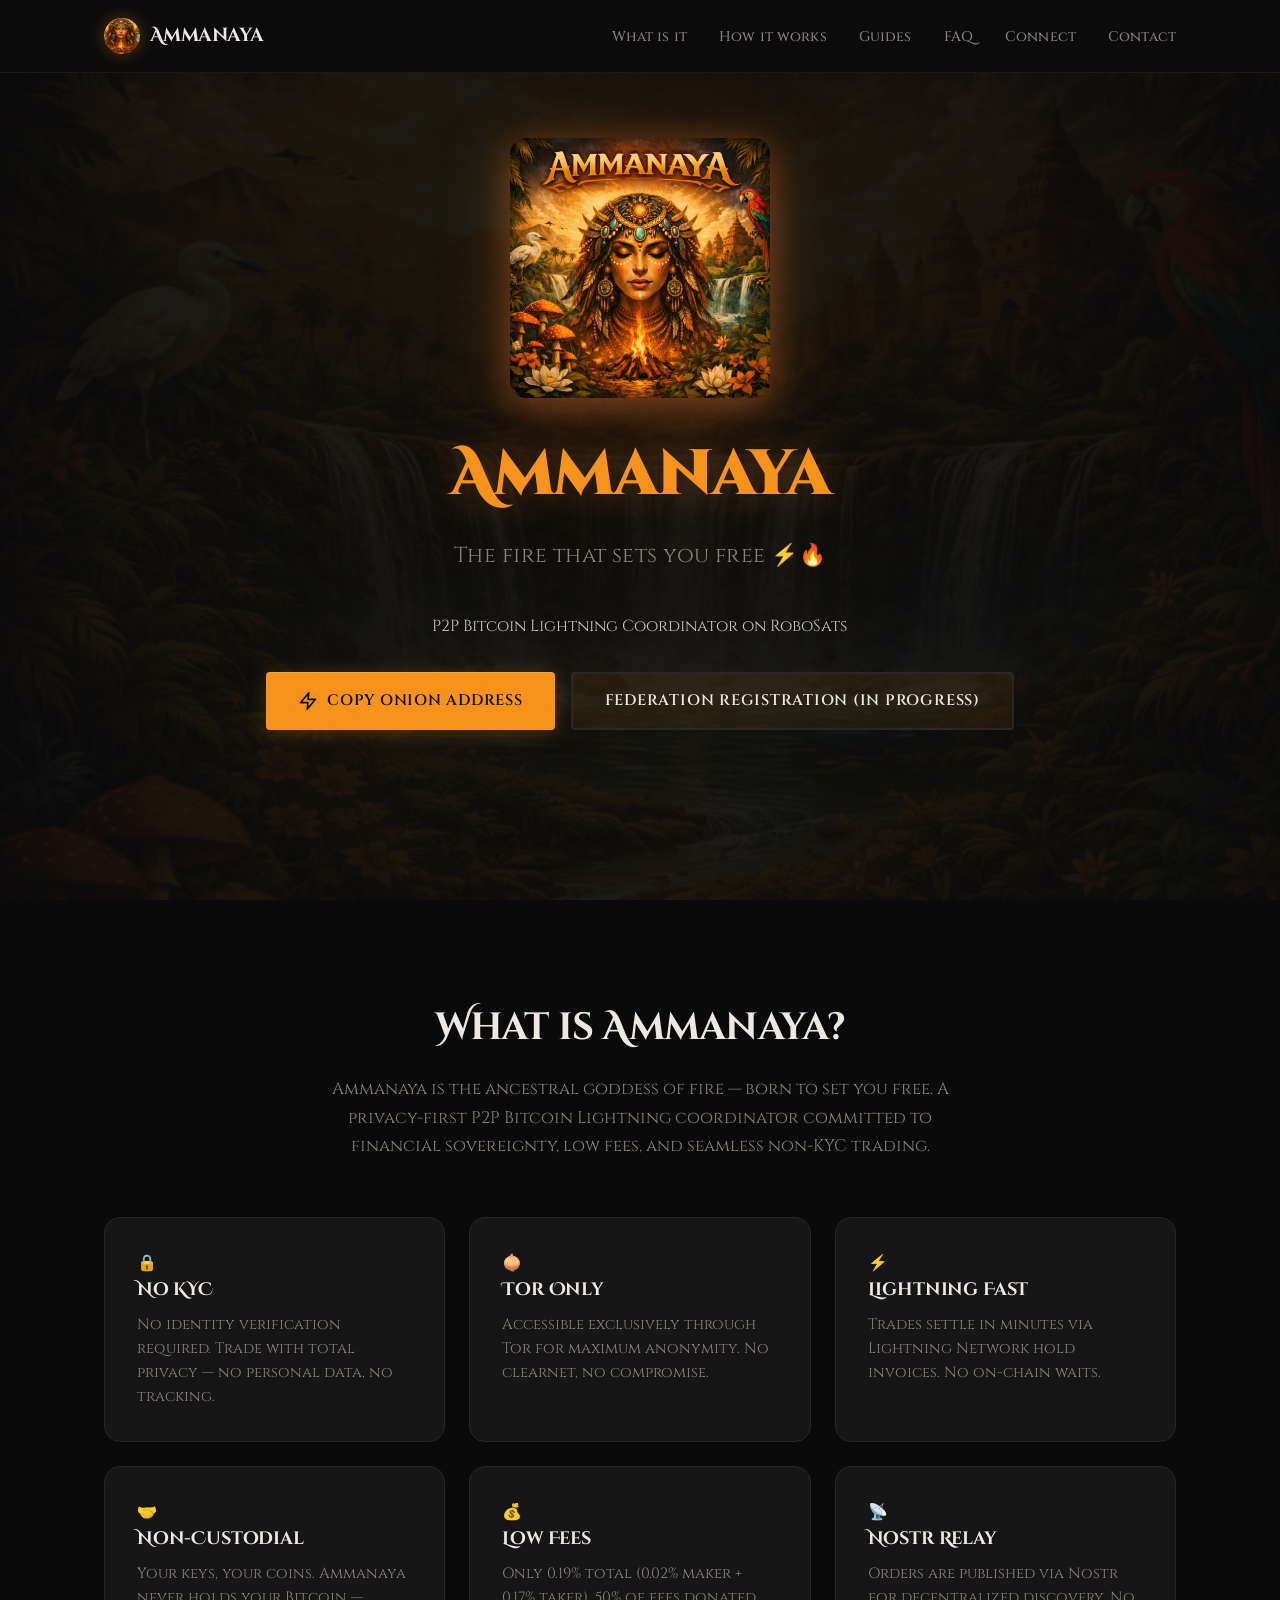
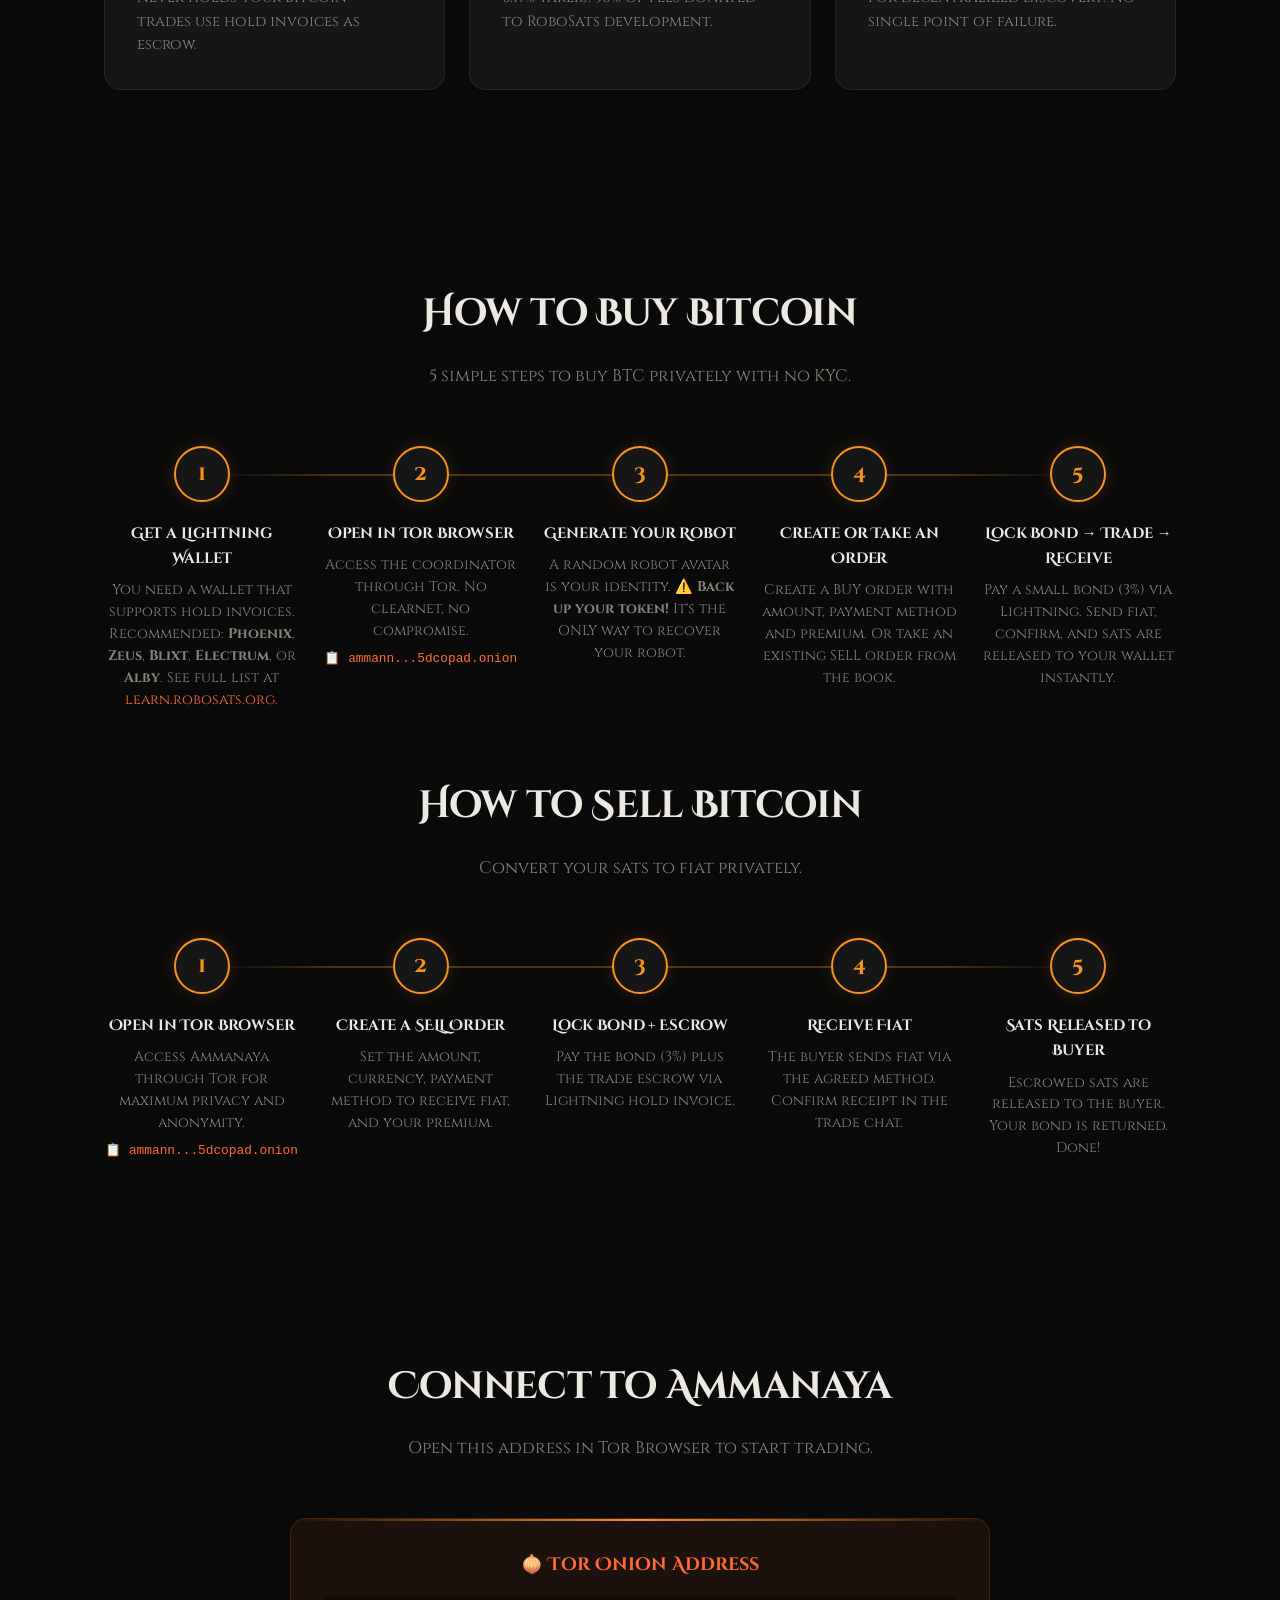
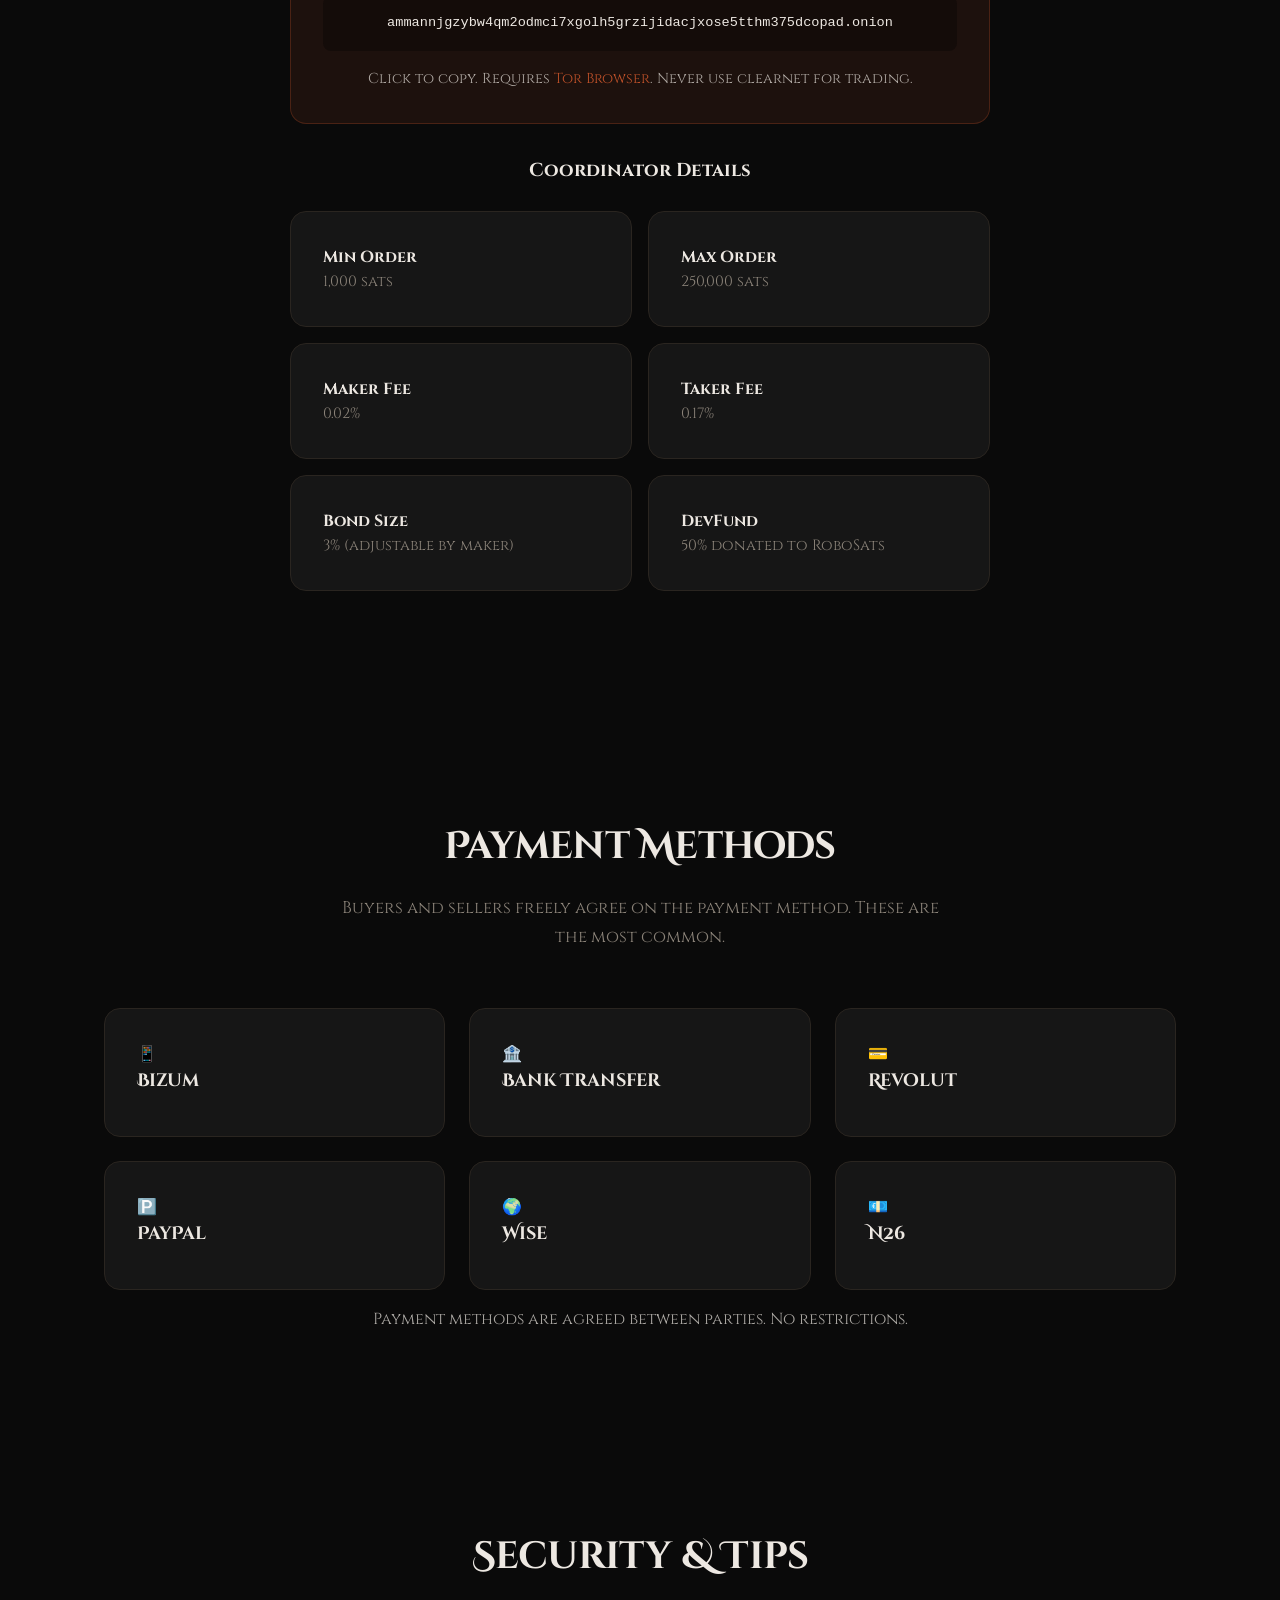
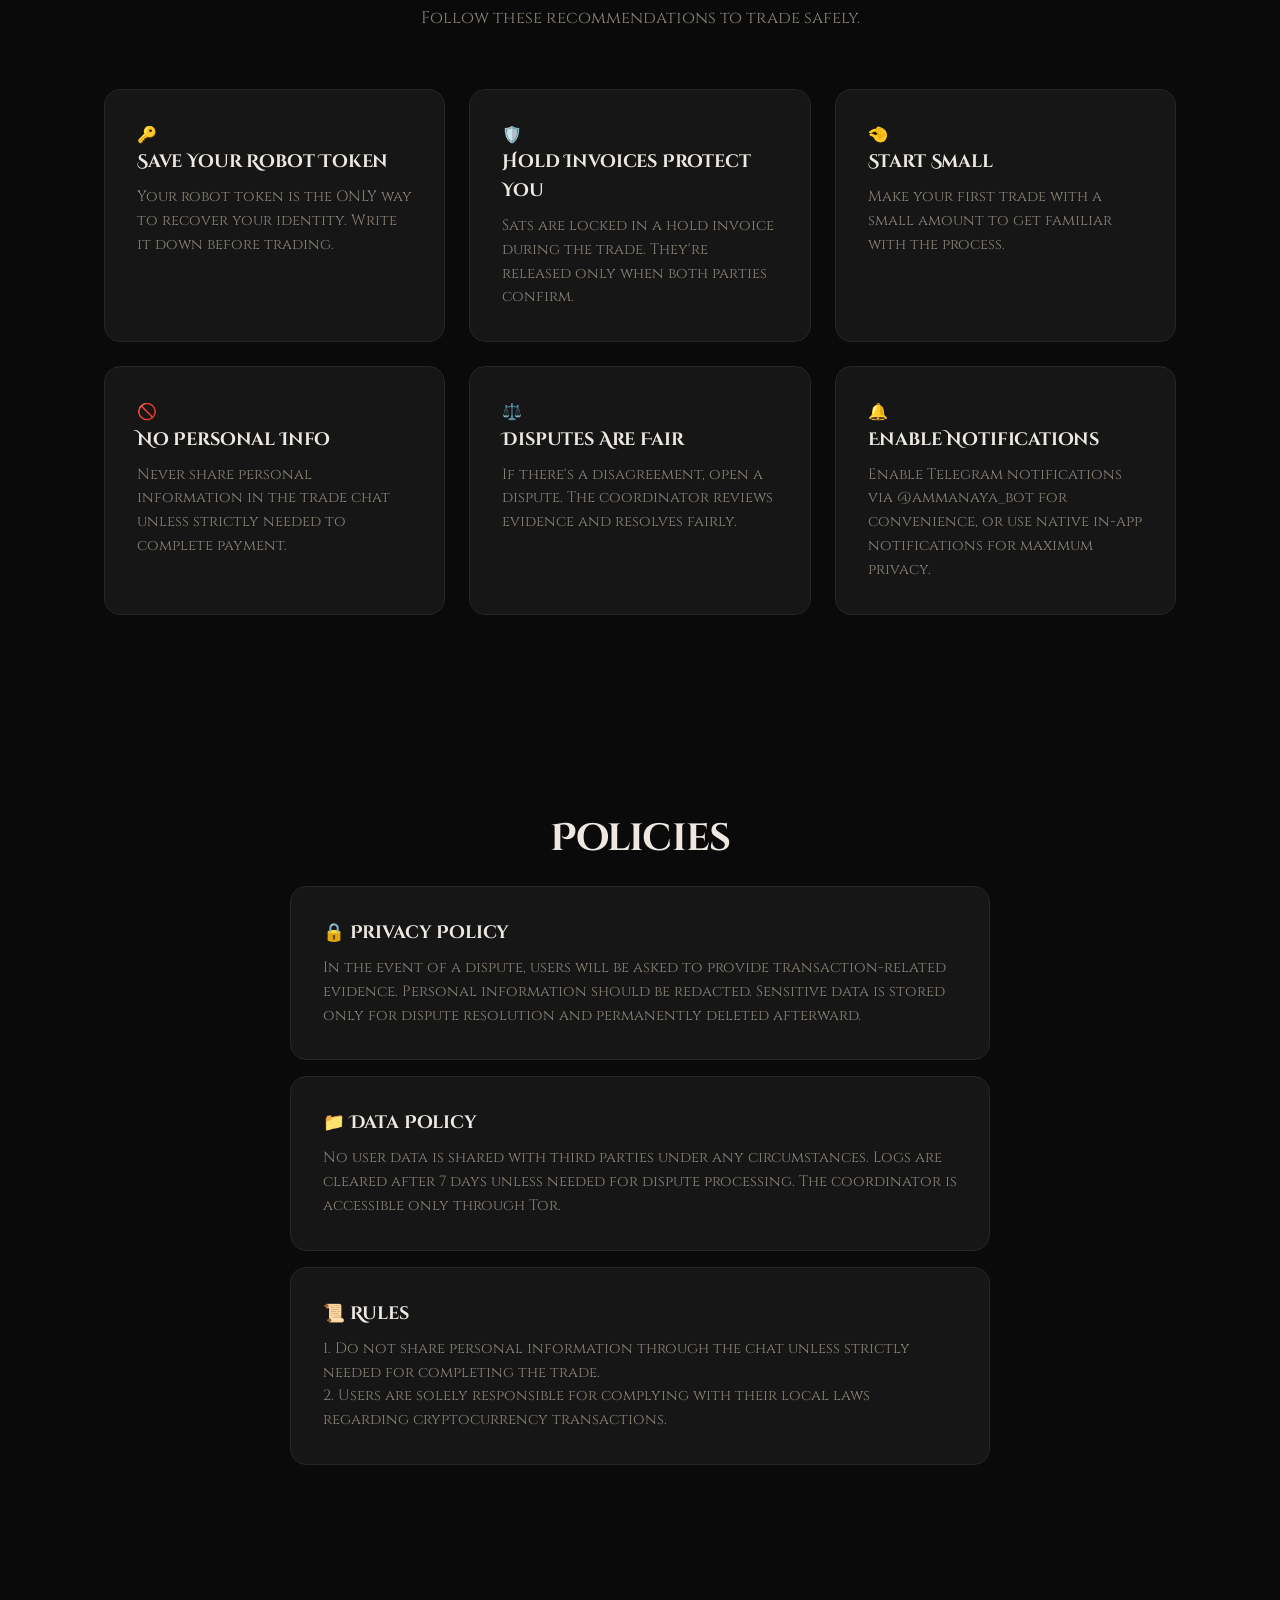
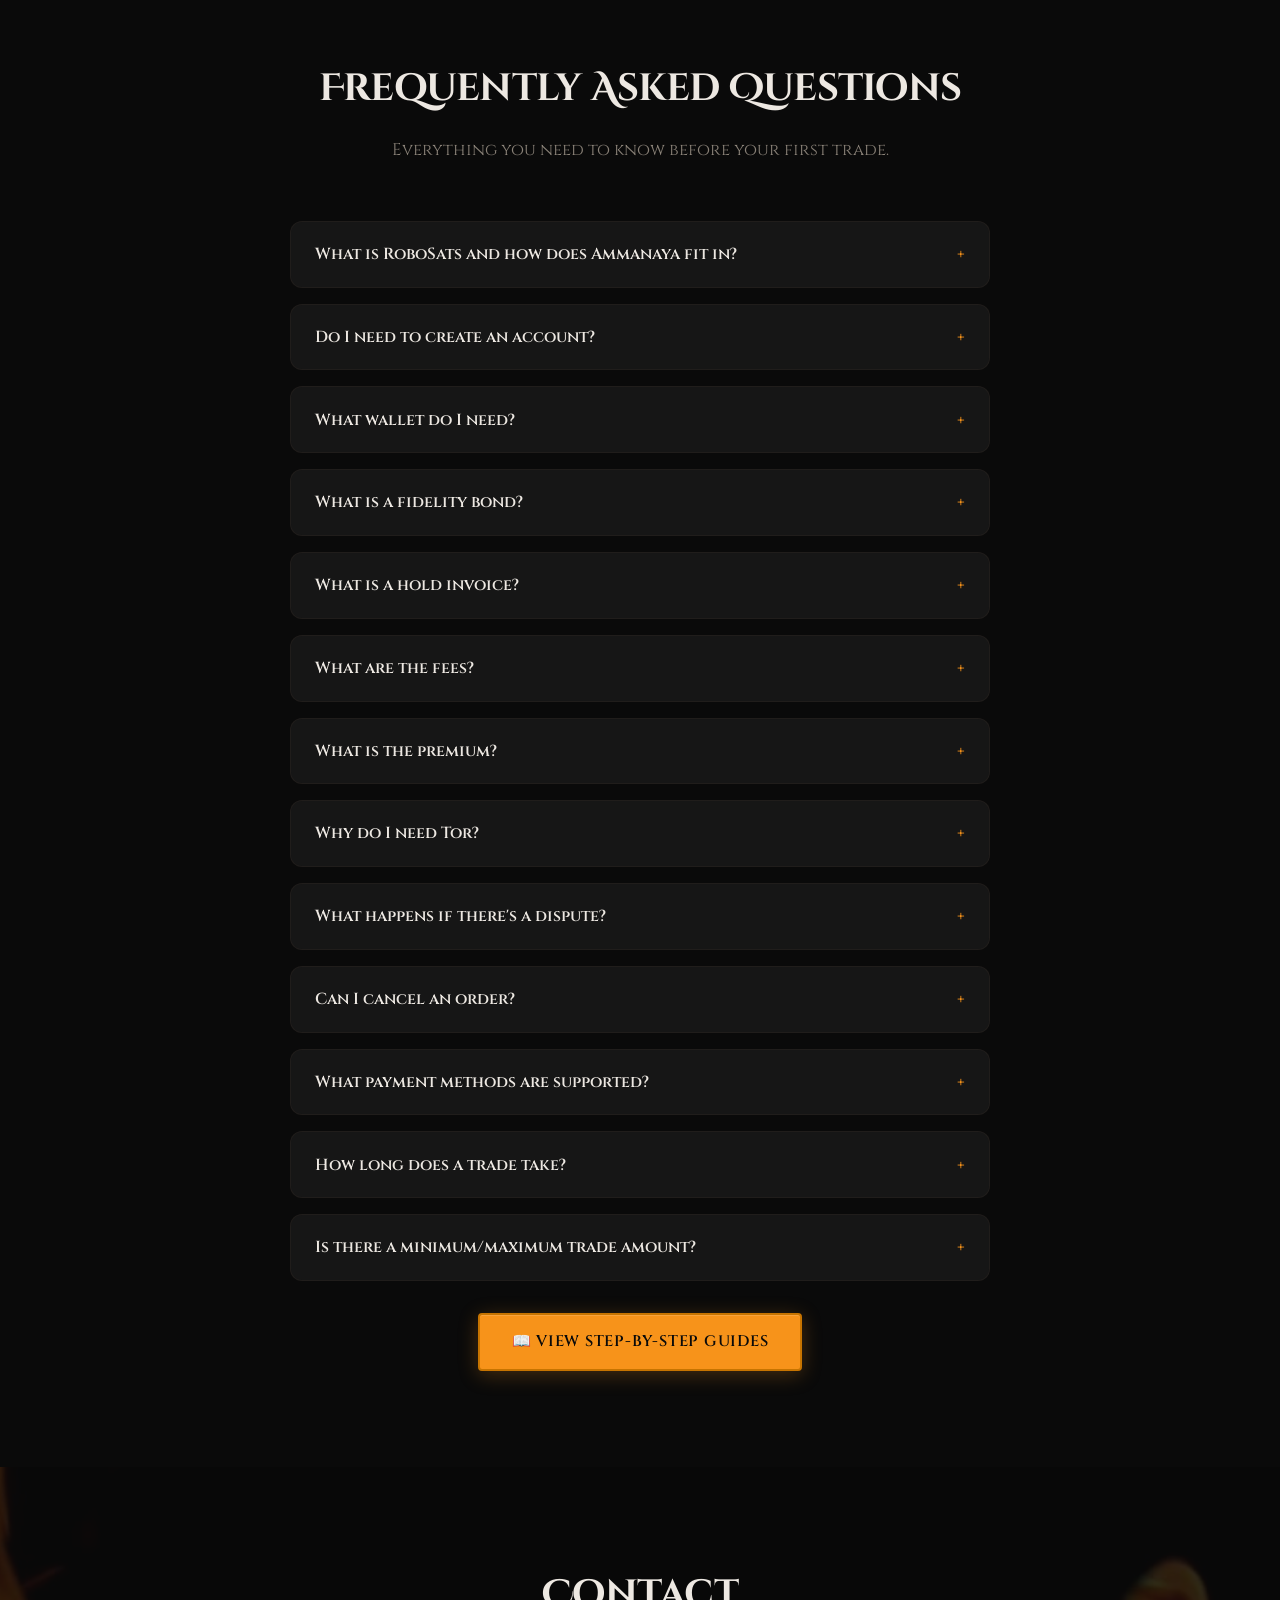
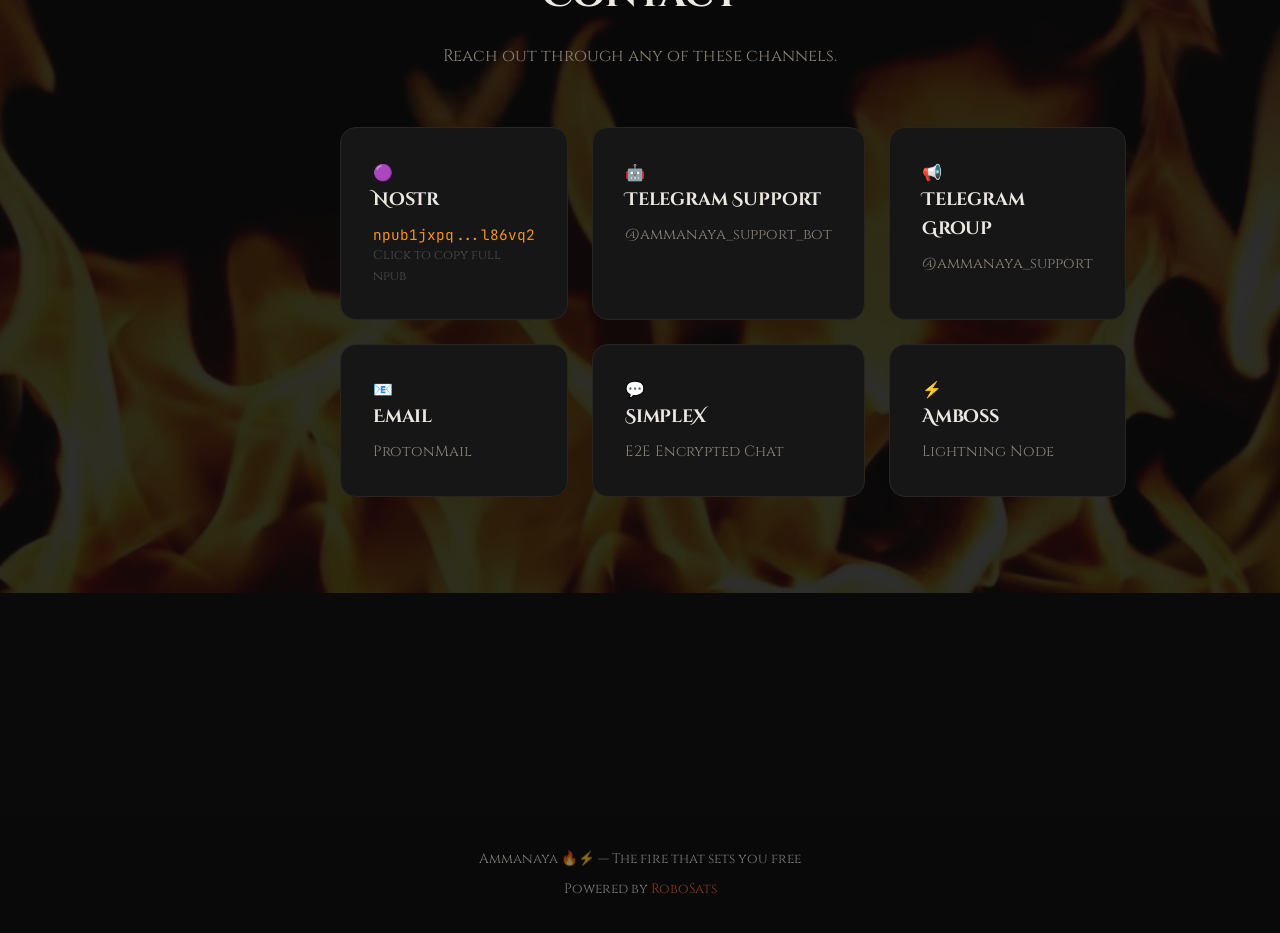
<file: index.html>
<!DOCTYPE html>
<html lang="en">
<head>
  <meta charset="UTF-8">
  <meta name="viewport" content="width=device-width, initial-scale=1.0">
  <title>Ammanaya - P2P Bitcoin Lightning Coordinator</title>
  <meta name="description" content="Ammanaya is a privacy-first P2P Bitcoin Lightning coordinator on RoboSats. No KYC, no logs, no compromise. The fire that sets you free.">
  <link rel="icon" href="ammanaya.png" type="image/png">
  <link rel="preconnect" href="https://fonts.googleapis.com">
  <link rel="preconnect" href="https://fonts.gstatic.com" crossorigin>
  <link href="https://fonts.googleapis.com/css2?family=Cinzel:wght@400;500;600;700;800;900&family=Cinzel+Decorative:wght@400;700;900&family=JetBrains+Mono:wght@400;500&display=swap" rel="stylesheet">
  <link rel="stylesheet" href="css/styles.css">
</head>
<body>

  <!-- Repeating background pattern -->
  <style>
    html {
      background: #0a0a0a;
      min-height: 100%;
    }
    body {
      background: transparent !important;
      min-height: 100vh;
      position: relative;
    }
    body::after {
      content: '';
      position: fixed;
      inset: 0;
      z-index: -2;
      background: url('images/bg-pattern.jpg') repeat top center;
      background-size: 100% auto;
      opacity: 0.07;
      pointer-events: none;
    }
  </style>

  <!-- NAV -->
  <nav class="nav">
    <div class="container nav-inner">
      <a href="#" class="nav-logo">
        <img src="ammanaya.png" alt="Ammanaya logo" style="width:36px;height:36px;border-radius:50%;">
        Ammanaya
      </a>
      <ul class="nav-links">
        <li><a href="#what-is">What is it</a></li>
        <li><a href="#how-it-works">How it works</a></li>
        <li><a href="guides.html">Guides</a></li>
        <li><a href="#faq">FAQ</a></li>
        <li><a href="#connect">Connect</a></li>
        <li><a href="#contact">Contact</a></li>
      </ul>
      <button class="nav-toggle" aria-label="Menu">
        <span></span><span></span><span></span>
      </button>
    </div>
  </nav>

  <!-- HERO -->
  <section class="hero" id="hero">
    <div class="container">
      <img src="images/ammanaya-hero.jpg" alt="Ammanaya" class="hero-logo" style="width:320px;height:320px;border-radius:16px;box-shadow:0 8px 32px rgba(255,107,53,0.3);">
      <h1><span class="highlight">Ammanaya</span></h1>
      <p class="tagline">The fire that sets you free ⚡🔥</p>
      <p style="max-width:600px;margin:0 auto 2rem;opacity:0.85;">P2P Bitcoin Lightning Coordinator on RoboSats</p>
      <div class="btn-group">
        <button onclick="navigator.clipboard.writeText('ammannjgzybw4qm2odmci7xgolh5grzijidacjxose5tthm375dcopad.onion').then(()=>{this.textContent='✅ Onion address copied!';setTimeout(()=>this.innerHTML='<svg width=\'20\' height=\'20\' viewBox=\'0 0 24 24\' fill=\'none\' stroke=\'currentColor\' stroke-width=\'2\' stroke-linecap=\'round\' stroke-linejoin=\'round\'><polygon points=\'13 2 3 14 12 14 11 22 21 10 12 10 13 2\'/></svg> Copy onion address',2000)})" class="btn btn-primary" style="border:none;cursor:pointer;">
          <svg width="20" height="20" viewBox="0 0 24 24" fill="none" stroke="currentColor" stroke-width="2" stroke-linecap="round" stroke-linejoin="round"><polygon points="13 2 3 14 12 14 11 22 21 10 12 10 13 2"/></svg>
          Copy onion address
        </button>
        <a href="https://github.com/RoboSats/robosats/issues/2453" target="_blank" rel="noopener" class="btn btn-secondary">
          Federation Registration (in progress)
        </a>
      </div>
    </div>
  </section>

  <!-- WHAT IS -->
  <section class="section" id="what-is">
    <div class="container">
      <h2 class="section-title">What is Ammanaya?</h2>
      <p class="section-subtitle">Ammanaya is the ancestral goddess of fire — born to set you free. A privacy-first P2P Bitcoin Lightning coordinator committed to financial sovereignty, low fees, and seamless non-KYC trading.</p>
      <div class="features-grid">
        <div class="feature-card">
          <div class="feature-icon">🔒</div>
          <h3>No KYC</h3>
          <p>No identity verification required. Trade with total privacy — no personal data, no tracking.</p>
        </div>
        <div class="feature-card">
          <div class="feature-icon">🧅</div>
          <h3>Tor Only</h3>
          <p>Accessible exclusively through Tor for maximum anonymity. No clearnet, no compromise.</p>
        </div>
        <div class="feature-card">
          <div class="feature-icon">⚡</div>
          <h3>Lightning Fast</h3>
          <p>Trades settle in minutes via Lightning Network hold invoices. No on-chain waits.</p>
        </div>
        <div class="feature-card">
          <div class="feature-icon">🤝</div>
          <h3>Non-Custodial</h3>
          <p>Your keys, your coins. Ammanaya never holds your Bitcoin — trades use hold invoices as escrow.</p>
        </div>
        <div class="feature-card">
          <div class="feature-icon">💰</div>
          <h3>Low Fees</h3>
          <p>Only 0.19% total (0.02% maker + 0.17% taker). 50% of fees donated to RoboSats development.</p>
        </div>
        <div class="feature-card">
          <div class="feature-icon">📡</div>
          <h3>Nostr Relay</h3>
          <p>Orders are published via Nostr for decentralized discovery. No single point of failure.</p>
        </div>
      </div>
    </div>
  </section>

  <!-- HOW IT WORKS -->
  <section class="section section-alt" id="how-it-works">
    <div class="container">
      <h2 class="section-title">How to Buy Bitcoin</h2>
      <p class="section-subtitle">5 simple steps to buy BTC privately with no KYC.</p>
      <div class="steps">
        <div class="step">
          <div class="step-number">1</div>
          <h3>Get a Lightning Wallet</h3>
          <p>You need a wallet that supports hold invoices. Recommended: <strong>Phoenix</strong>, <strong>Zeus</strong>, <strong>Blixt</strong>, <strong>Electrum</strong>, or <strong>Alby</strong>. See full list at <a href="https://learn.robosats.org/docs/wallets/" target="_blank" rel="noopener" style="color:#ff6b35;">learn.robosats.org</a>.</p>
        </div>
        <div class="step">
          <div class="step-number">2</div>
          <h3>Open in Tor Browser</h3>
          <p>Access the coordinator through Tor. No clearnet, no compromise.</p>
          <code onclick="navigator.clipboard.writeText('ammannjgzybw4qm2odmci7xgolh5grzijidacjxose5tthm375dcopad.onion').then(()=>{this.textContent='✅ Copied!';setTimeout(()=>this.textContent='📋 ammann...5dcopad.onion',2000)})" style="font-size:0.8rem;cursor:pointer;display:inline-block;margin-top:0.4rem;color:#ff6b35;">📋 ammann...5dcopad.onion</code>
        </div>
        <div class="step">
          <div class="step-number">3</div>
          <h3>Generate Your Robot</h3>
          <p>A random robot avatar is your identity. <strong>⚠️ Back up your token!</strong> It's the ONLY way to recover your robot.</p>
        </div>
        <div class="step">
          <div class="step-number">4</div>
          <h3>Create or Take an Order</h3>
          <p>Create a BUY order with amount, payment method and premium. Or take an existing SELL order from the book.</p>
        </div>
        <div class="step">
          <div class="step-number">5</div>
          <h3>Lock Bond → Trade → Receive</h3>
          <p>Pay a small bond (3%) via Lightning. Send fiat, confirm, and sats are released to your wallet instantly.</p>
        </div>
      </div>

      <h2 class="section-title" style="margin-top:4rem;">How to Sell Bitcoin</h2>
      <p class="section-subtitle">Convert your sats to fiat privately.</p>
      <div class="steps">
        <div class="step">
          <div class="step-number">1</div>
          <h3>Open in Tor Browser</h3>
          <p>Access Ammanaya through Tor for maximum privacy and anonymity.</p>
          <code onclick="navigator.clipboard.writeText('ammannjgzybw4qm2odmci7xgolh5grzijidacjxose5tthm375dcopad.onion').then(()=>{this.textContent='✅ Copied!';setTimeout(()=>this.textContent='📋 ammann...5dcopad.onion',2000)})" style="font-size:0.8rem;cursor:pointer;display:inline-block;margin-top:0.4rem;color:#ff6b35;">📋 ammann...5dcopad.onion</code>
        </div>
        <div class="step">
          <div class="step-number">2</div>
          <h3>Create a SELL Order</h3>
          <p>Set the amount, currency, payment method to receive fiat, and your premium.</p>
        </div>
        <div class="step">
          <div class="step-number">3</div>
          <h3>Lock Bond + Escrow</h3>
          <p>Pay the bond (3%) plus the trade escrow via Lightning hold invoice.</p>
        </div>
        <div class="step">
          <div class="step-number">4</div>
          <h3>Receive Fiat</h3>
          <p>The buyer sends fiat via the agreed method. Confirm receipt in the trade chat.</p>
        </div>
        <div class="step">
          <div class="step-number">5</div>
          <h3>Sats Released to Buyer</h3>
          <p>Escrowed sats are released to the buyer. Your bond is returned. Done!</p>
        </div>
      </div>
    </div>
  </section>

  <!-- CONNECT -->
  <section class="section" id="connect">
    <div class="container">
      <h2 class="section-title">Connect to Ammanaya</h2>
      <p class="section-subtitle">Open this address in Tor Browser to start trading.</p>
      <div class="connect-box" style="background:rgba(255,107,53,0.08);border:1px solid rgba(255,107,53,0.2);border-radius:16px;padding:2rem;max-width:700px;margin:2rem auto;text-align:center;">
        <h3 style="color:#ff6b35;margin-bottom:0.5rem;">🧅 Tor Onion Address</h3>
        <code onclick="navigator.clipboard.writeText('ammannjgzybw4qm2odmci7xgolh5grzijidacjxose5tthm375dcopad.onion').then(()=>{this.textContent='✅ Copied to clipboard!';setTimeout(()=>this.textContent='ammannjgzybw4qm2odmci7xgolh5grzijidacjxose5tthm375dcopad.onion',2000)})" style="font-size:0.85rem;word-break:break-all;display:block;padding:1rem;background:rgba(0,0,0,0.3);border-radius:8px;margin:1rem 0;cursor:pointer;transition:background 0.25s;" onmouseover="this.style.background='rgba(247,147,26,0.15)'" onmouseout="this.style.background='rgba(0,0,0,0.3)'">ammannjgzybw4qm2odmci7xgolh5grzijidacjxose5tthm375dcopad.onion</code>
        <p style="opacity:0.7;font-size:0.9rem;">Click to copy. Requires <a href="https://www.torproject.org/download/" target="_blank" rel="noopener" style="color:#ff6b35;">Tor Browser</a>. Never use clearnet for trading.</p>
      </div>

      <div style="max-width:700px;margin:2rem auto;">
        <h3 style="text-align:center;margin-bottom:1.5rem;">Coordinator Details</h3>
        <div style="display:grid;grid-template-columns:1fr 1fr;gap:1rem;">
          <div class="feature-card">
            <strong>Min Order</strong>
            <p>1,000 sats</p>
          </div>
          <div class="feature-card">
            <strong>Max Order</strong>
            <p>250,000 sats</p>
          </div>
          <div class="feature-card">
            <strong>Maker Fee</strong>
            <p>0.02%</p>
          </div>
          <div class="feature-card">
            <strong>Taker Fee</strong>
            <p>0.17%</p>
          </div>
          <div class="feature-card">
            <strong>Bond Size</strong>
            <p>3% (adjustable by maker)</p>
          </div>
          <div class="feature-card">
            <strong>DevFund</strong>
            <p>50% donated to RoboSats</p>
          </div>
        </div>
      </div>
    </div>
  </section>

  <!-- PAYMENT METHODS -->
  <section class="section section-alt" id="payments">
    <div class="container">
      <h2 class="section-title">Payment Methods</h2>
      <p class="section-subtitle">Buyers and sellers freely agree on the payment method. These are the most common.</p>
      <div class="features-grid">
        <div class="feature-card"><div class="feature-icon">📱</div><h3>Bizum</h3></div>
        <div class="feature-card"><div class="feature-icon">🏦</div><h3>Bank Transfer</h3></div>
        <div class="feature-card"><div class="feature-icon">💳</div><h3>Revolut</h3></div>
        <div class="feature-card"><div class="feature-icon">🅿️</div><h3>PayPal</h3></div>
        <div class="feature-card"><div class="feature-icon">🌍</div><h3>Wise</h3></div>
        <div class="feature-card"><div class="feature-icon">💶</div><h3>N26</h3></div>
      </div>
      <p style="text-align:center;opacity:0.7;margin-top:1rem;">Payment methods are agreed between parties. No restrictions.</p>
    </div>
  </section>

  <!-- SECURITY -->
  <section class="section" id="security">
    <div class="container">
      <h2 class="section-title">Security & Tips</h2>
      <p class="section-subtitle">Follow these recommendations to trade safely.</p>
      <div class="features-grid">
        <div class="feature-card">
          <div class="feature-icon">🔑</div>
          <h3>Save Your Robot Token</h3>
          <p>Your robot token is the ONLY way to recover your identity. Write it down before trading.</p>
        </div>
        <div class="feature-card">
          <div class="feature-icon">🛡️</div>
          <h3>Hold Invoices Protect You</h3>
          <p>Sats are locked in a hold invoice during the trade. They're released only when both parties confirm.</p>
        </div>
        <div class="feature-card">
          <div class="feature-icon">🤏</div>
          <h3>Start Small</h3>
          <p>Make your first trade with a small amount to get familiar with the process.</p>
        </div>
        <div class="feature-card">
          <div class="feature-icon">🚫</div>
          <h3>No Personal Info</h3>
          <p>Never share personal information in the trade chat unless strictly needed to complete payment.</p>
        </div>
        <div class="feature-card">
          <div class="feature-icon">⚖️</div>
          <h3>Disputes Are Fair</h3>
          <p>If there's a disagreement, open a dispute. The coordinator reviews evidence and resolves fairly.</p>
        </div>
        <div class="feature-card">
          <div class="feature-icon">🔔</div>
          <h3>Enable Notifications</h3>
          <p>Enable Telegram notifications via @ammanaya_bot for convenience, or use native in-app notifications for maximum privacy.</p>
        </div>
      </div>
    </div>
  </section>

  <!-- POLICIES -->
  <section class="section section-alt" id="policies">
    <div class="container">
      <h2 class="section-title">Policies</h2>
      <div style="max-width:700px;margin:0 auto;">
        <div class="feature-card" style="margin-bottom:1rem;">
          <h3>🔒 Privacy Policy</h3>
          <p>In the event of a dispute, users will be asked to provide transaction-related evidence. Personal information should be redacted. Sensitive data is stored only for dispute resolution and permanently deleted afterward.</p>
        </div>
        <div class="feature-card" style="margin-bottom:1rem;">
          <h3>📁 Data Policy</h3>
          <p>No user data is shared with third parties under any circumstances. Logs are cleared after 7 days unless needed for dispute processing. The coordinator is accessible only through Tor.</p>
        </div>
        <div class="feature-card">
          <h3>📜 Rules</h3>
          <p>1. Do not share personal information through the chat unless strictly needed for completing the trade.</p>
          <p>2. Users are solely responsible for complying with their local laws regarding cryptocurrency transactions.</p>
        </div>
      </div>
    </div>
  </section>

  <!-- FAQ -->
  <section class="section" id="faq">
    <div class="container">
      <h2 class="section-title">Frequently Asked Questions</h2>
      <p class="section-subtitle">Everything you need to know before your first trade.</p>
      <div style="max-width:700px;margin:0 auto;">

        <details style="margin-bottom:1rem;background:var(--bg-card,#161616);border:1px solid rgba(42,37,32,0.5);border-radius:12px;overflow:hidden;">
          <summary style="padding:1.2rem 1.5rem;cursor:pointer;font-weight:600;font-size:1rem;list-style:none;display:flex;justify-content:space-between;align-items:center;">What is RoboSats and how does Ammanaya fit in?<span style="color:#f7931a;">+</span></summary>
          <div style="padding:0 1.5rem 1.2rem;color:#8a8278;line-height:1.7;">RoboSats is an open-source P2P exchange protocol for buying and selling Bitcoin over the Lightning Network. Ammanaya is a <strong>coordinator</strong> — an independent node that facilitates trades. Think of RoboSats as the protocol and Ammanaya as one of the servers you can trade through.</div>
        </details>

        <details style="margin-bottom:1rem;background:var(--bg-card,#161616);border:1px solid rgba(42,37,32,0.5);border-radius:12px;overflow:hidden;">
          <summary style="padding:1.2rem 1.5rem;cursor:pointer;font-weight:600;font-size:1rem;list-style:none;display:flex;justify-content:space-between;align-items:center;">Do I need to create an account?<span style="color:#f7931a;">+</span></summary>
          <div style="padding:0 1.5rem 1.2rem;color:#8a8278;line-height:1.7;">No. RoboSats generates a random robot identity for you — no email, no phone, no personal data. Your <strong>robot token</strong> is your only credential. Save it to recover your robot later.</div>
        </details>

        <details style="margin-bottom:1rem;background:var(--bg-card,#161616);border:1px solid rgba(42,37,32,0.5);border-radius:12px;overflow:hidden;">
          <summary style="padding:1.2rem 1.5rem;cursor:pointer;font-weight:600;font-size:1rem;list-style:none;display:flex;justify-content:space-between;align-items:center;">What wallet do I need?<span style="color:#f7931a;">+</span></summary>
          <div style="padding:0 1.5rem 1.2rem;color:#8a8278;line-height:1.7;">You need a Lightning wallet that supports <strong>hold invoices</strong>. Recommended: <strong>Phoenix, Zeus, Blixt, Electrum, Alby</strong>. Wallet of Satoshi works but is custodial. Check the full <a href="https://learn.robosats.org/docs/wallets/" target="_blank" style="color:#f7931a;">compatibility list</a>.</div>
        </details>

        <details style="margin-bottom:1rem;background:var(--bg-card,#161616);border:1px solid rgba(42,37,32,0.5);border-radius:12px;overflow:hidden;">
          <summary style="padding:1.2rem 1.5rem;cursor:pointer;font-weight:600;font-size:1rem;list-style:none;display:flex;justify-content:space-between;align-items:center;">What is a fidelity bond?<span style="color:#f7931a;">+</span></summary>
          <div style="padding:0 1.5rem 1.2rem;color:#8a8278;line-height:1.7;">A fidelity bond is a small amount of sats (default 3% of the trade) locked via a Lightning hold invoice. It guarantees both parties are serious. The bond is <strong>returned after a successful trade</strong>. It's only forfeited if you abandon or try to cheat.</div>
        </details>

        <details style="margin-bottom:1rem;background:var(--bg-card,#161616);border:1px solid rgba(42,37,32,0.5);border-radius:12px;overflow:hidden;">
          <summary style="padding:1.2rem 1.5rem;cursor:pointer;font-weight:600;font-size:1rem;list-style:none;display:flex;justify-content:space-between;align-items:center;">What is a hold invoice?<span style="color:#f7931a;">+</span></summary>
          <div style="padding:0 1.5rem 1.2rem;color:#8a8278;line-height:1.7;">A hold invoice is a special Lightning invoice that <strong>locks your sats without spending them</strong>. The payment is "held" by the coordinator and only settled (spent) or cancelled (returned) based on the outcome of the trade. This is how RoboSats achieves non-custodial escrow.</div>
        </details>

        <details style="margin-bottom:1rem;background:var(--bg-card,#161616);border:1px solid rgba(42,37,32,0.5);border-radius:12px;overflow:hidden;">
          <summary style="padding:1.2rem 1.5rem;cursor:pointer;font-weight:600;font-size:1rem;list-style:none;display:flex;justify-content:space-between;align-items:center;">What are the fees?<span style="color:#f7931a;">+</span></summary>
          <div style="padding:0 1.5rem 1.2rem;color:#8a8278;line-height:1.7;"><strong>Maker fee:</strong> 0.02% (the person who creates the order)<br><strong>Taker fee:</strong> 0.17% (the person who takes the order)<br><strong>Total:</strong> 0.19% per trade. 50% of fees are donated to RoboSats development.</div>
        </details>

        <details style="margin-bottom:1rem;background:var(--bg-card,#161616);border:1px solid rgba(42,37,32,0.5);border-radius:12px;overflow:hidden;">
          <summary style="padding:1.2rem 1.5rem;cursor:pointer;font-weight:600;font-size:1rem;list-style:none;display:flex;justify-content:space-between;align-items:center;">What is the premium?<span style="color:#f7931a;">+</span></summary>
          <div style="padding:0 1.5rem 1.2rem;color:#8a8278;line-height:1.7;">The premium is the percentage above or below the current Bitcoin market price. <strong>0%</strong> = market price. <strong>+5%</strong> means the buyer pays 5% more than market (good for sellers). <strong>-2%</strong> means a discount (good for buyers). It's set by the order creator and determines how attractive the offer is.</div>
        </details>

        <details style="margin-bottom:1rem;background:var(--bg-card,#161616);border:1px solid rgba(42,37,32,0.5);border-radius:12px;overflow:hidden;">
          <summary style="padding:1.2rem 1.5rem;cursor:pointer;font-weight:600;font-size:1rem;list-style:none;display:flex;justify-content:space-between;align-items:center;">Why do I need Tor?<span style="color:#f7931a;">+</span></summary>
          <div style="padding:0 1.5rem 1.2rem;color:#8a8278;line-height:1.7;">Tor hides your IP address and location. Since the goal is private, no-KYC trading, using Tor is essential. The Ammanaya coordinator is <strong>only accessible via Tor</strong> (onion address) — there's no clearnet access by design.</div>
        </details>

        <details style="margin-bottom:1rem;background:var(--bg-card,#161616);border:1px solid rgba(42,37,32,0.5);border-radius:12px;overflow:hidden;">
          <summary style="padding:1.2rem 1.5rem;cursor:pointer;font-weight:600;font-size:1rem;list-style:none;display:flex;justify-content:space-between;align-items:center;">What happens if there's a dispute?<span style="color:#f7931a;">+</span></summary>
          <div style="padding:0 1.5rem 1.2rem;color:#8a8278;line-height:1.7;">Either party can open a dispute if something goes wrong. The coordinator reviews the evidence from the trade chat and makes a fair decision. The dishonest party loses their bond. Disputes are rare — the bond system incentivizes honest behavior.</div>
        </details>

        <details style="margin-bottom:1rem;background:var(--bg-card,#161616);border:1px solid rgba(42,37,32,0.5);border-radius:12px;overflow:hidden;">
          <summary style="padding:1.2rem 1.5rem;cursor:pointer;font-weight:600;font-size:1rem;list-style:none;display:flex;justify-content:space-between;align-items:center;">Can I cancel an order?<span style="color:#f7931a;">+</span></summary>
          <div style="padding:0 1.5rem 1.2rem;color:#8a8278;line-height:1.7;"><strong>Before someone takes it:</strong> Yes, free cancellation — your bond is returned immediately.<br><strong>After someone takes it:</strong> Cancellation is possible if both parties agree (collaborative cancel). If only you want to cancel, you may lose your bond.</div>
        </details>

        <details style="margin-bottom:1rem;background:var(--bg-card,#161616);border:1px solid rgba(42,37,32,0.5);border-radius:12px;overflow:hidden;">
          <summary style="padding:1.2rem 1.5rem;cursor:pointer;font-weight:600;font-size:1rem;list-style:none;display:flex;justify-content:space-between;align-items:center;">What payment methods are supported?<span style="color:#f7931a;">+</span></summary>
          <div style="padding:0 1.5rem 1.2rem;color:#8a8278;line-height:1.7;">Any payment method agreed between buyer and seller. Common ones: <strong>Bizum, Revolut, bank transfer (SEPA), PayPal, Wise, N26</strong>, and more. The coordinator doesn't restrict payment methods — that's between you and your trading partner.</div>
        </details>

        <details style="margin-bottom:1rem;background:var(--bg-card,#161616);border:1px solid rgba(42,37,32,0.5);border-radius:12px;overflow:hidden;">
          <summary style="padding:1.2rem 1.5rem;cursor:pointer;font-weight:600;font-size:1rem;list-style:none;display:flex;justify-content:space-between;align-items:center;">How long does a trade take?<span style="color:#f7931a;">+</span></summary>
          <div style="padding:0 1.5rem 1.2rem;color:#8a8278;line-height:1.7;">Once both parties are matched: typically <strong>5-30 minutes</strong> depending on the fiat payment method. Instant methods like Bizum or Revolut are fastest. Bank transfers may take longer. The waiting time for someone to take your order varies — from minutes to hours.</div>
        </details>

        <details style="margin-bottom:1rem;background:var(--bg-card,#161616);border:1px solid rgba(42,37,32,0.5);border-radius:12px;overflow:hidden;">
          <summary style="padding:1.2rem 1.5rem;cursor:pointer;font-weight:600;font-size:1rem;list-style:none;display:flex;justify-content:space-between;align-items:center;">Is there a minimum/maximum trade amount?<span style="color:#f7931a;">+</span></summary>
          <div style="padding:0 1.5rem 1.2rem;color:#8a8278;line-height:1.7;"><strong>Minimum:</strong> 1,000 sats<br><strong>Maximum:</strong> 250,000 sats (this limit increases over time as the coordinator builds reputation in the federation)</div>
        </details>

      </div>

      <div style="text-align:center;margin-top:2rem;">
        <a href="guides.html" class="btn btn-primary" style="text-decoration:none;">📖 View Step-by-Step Guides</a>
      </div>
    </div>
  </section>

  <!-- CONTACT -->
  <section class="section" id="contact" style="position:relative;overflow:hidden;">
    <!-- Fire background -->
    <div style="position:absolute;inset:0;z-index:0;">
      <img src="images/fire-bg.jpg" alt="" style="width:100%;height:100%;object-fit:cover;opacity:0.15;animation:fireFlicker 3s ease-in-out infinite alternate;">
    </div>
    <style>
      @keyframes fireFlicker {
        0% { transform: scale(1.0) translateY(0); opacity: 0.12; }
        25% { opacity: 0.18; }
        50% { transform: scale(1.03) translateY(-2px); opacity: 0.15; }
        75% { opacity: 0.2; }
        100% { transform: scale(1.01) translateY(1px); opacity: 0.13; }
      }
    </style>
    <div class="container" style="position:relative;z-index:1;">
      <h2 class="section-title">Contact</h2>
      <p class="section-subtitle">Reach out through any of these channels.</p>
      <div class="features-grid" style="max-width:600px;margin:0 auto;">
        <div class="feature-card" style="cursor:pointer;" onclick="navigator.clipboard.writeText('npub1jxpqkr78u5588ft5yzx8kn5m3t5y3m39uhqrhtr9t3zaqcye24yql86vq2').then(()=>{this.querySelector('.copy-msg').style.display='block';setTimeout(()=>this.querySelector('.copy-msg').style.display='none',2000)})">
          <div class="feature-icon">🟣</div>
          <h3>Nostr</h3>
          <p style="font-size:0.9rem;font-family:'JetBrains Mono',monospace;color:var(--accent-orange);">npub1jxpq...l86vq2</p>
          <p class="copy-msg" style="display:none;color:#ff6b35;font-weight:600;margin-top:0.5rem;">✅ Copied!</p>
          <p style="opacity:0.5;font-size:0.8rem;">Click to copy full npub</p>
        </div>
        <a href="https://t.me/ammanaya_support_bot" target="_blank" rel="noopener" class="feature-card" style="text-decoration:none;color:inherit;">
          <div class="feature-icon">🤖</div>
          <h3>Telegram Support</h3>
          <p>@ammanaya_support_bot</p>
        </a>
        <a href="https://t.me/ammanaya_support" target="_blank" rel="noopener" class="feature-card" style="text-decoration:none;color:inherit;">
          <div class="feature-icon">📢</div>
          <h3>Telegram Group</h3>
          <p>@ammanaya_support</p>
        </a>
        <a href="mailto:pucot458KK@proton.me" class="feature-card" style="text-decoration:none;color:inherit;">
          <div class="feature-icon">📧</div>
          <h3>Email</h3>
          <p>ProtonMail</p>
        </a>
        <a href="https://smp1.simplexonflux.com/a#UmzW2iVe6cafc0G24FO-loxValRqfgBVCvXFSn6cypw" target="_blank" rel="noopener" class="feature-card" style="text-decoration:none;color:inherit;">
          <div class="feature-icon">💬</div>
          <h3>SimpleX</h3>
          <p>E2E Encrypted Chat</p>
        </a>
        <a href="https://amboss.space/node/02cd566293ad8c8fd55bf5c5be38df5fc0af2b445333b10cbbd8b8a7d4c7ed7fe3" target="_blank" rel="noopener" class="feature-card" style="text-decoration:none;color:inherit;">
          <div class="feature-icon">⚡</div>
          <h3>Amboss</h3>
          <p>Lightning Node</p>
        </a>
      </div>
    </div>
  </section>

  <!-- MUSIC PLAYER -->
  <div style="text-align:center;padding:1.5rem 0;">
    <iframe width="300" height="166" scrolling="no" frameborder="no" allow="autoplay" src="https://w.soundcloud.com/player/?url=https%3A//soundcloud.com/lahun-514628850/ammanaya-fest-3ra-edicion&color=%23f7931a&auto_play=false&hide_related=true&show_comments=false&show_user=false&show_reposts=false&show_teaser=false&visual=true" style="border-radius:12px;max-width:90%;filter:brightness(0.7) saturate(1.2);"></iframe>
  </div>

  <!-- FOOTER -->
  <footer style="padding:2rem;text-align:center;opacity:0.5;font-size:0.85rem;background:rgba(10,10,10,0.93);">
    <p>Ammanaya 🔥⚡ — The fire that sets you free</p>
    <p style="margin-top:0.5rem;">Powered by <a href="https://github.com/RoboSats/robosats" target="_blank" rel="noopener" style="color:#ff6b35;">RoboSats</a></p>
  </footer>

  <script>
    // Mobile nav toggle
    document.querySelector('.nav-toggle')?.addEventListener('click', function() {
      document.querySelector('.nav-links')?.classList.toggle('open');
      this.classList.toggle('open');
    });
    // Smooth scroll
    document.querySelectorAll('a[href^="#"]').forEach(a => {
      a.addEventListener('click', e => {
        e.preventDefault();
        document.querySelector(a.getAttribute('href'))?.scrollIntoView({behavior:'smooth'});
        document.querySelector('.nav-links')?.classList.remove('open');
        document.querySelector('.nav-toggle')?.classList.remove('open');
      });
    });
  </script>

</body>
</html>
</file>
<file: css/styles.css>
:root {
  --bg-primary: #0a0a0a;
  --bg-secondary: #111111;
  --bg-card: #161616;
  --bg-card-hover: #1c1c1c;
  --text-primary: #ede8e2;
  --text-secondary: #8a8278;
  --accent-orange: #f7931a;
  --accent-amber: #e8a430;
  --accent-red: #d94f4f;
  --accent-orange-hover: #ffb347;
  --border-color: #2a2520;
  --border-hover: #3d3529;
  --glow-orange: rgba(247, 147, 26, 0.15);
  --glow-orange-strong: rgba(247, 147, 26, 0.35);
  --section-gap: 6rem;
  --container-width: 1120px;
  --radius: 16px;
  --radius-sm: 10px;
  --font-display: 'Cinzel Decorative', 'Cinzel', serif;
  --font-body: 'Cinzel', serif;
  --font-mono: 'JetBrains Mono', monospace;
}

*,
*::before,
*::after {
  margin: 0;
  padding: 0;
  box-sizing: border-box;
}

html {
  scroll-behavior: smooth;
  scroll-padding-top: 80px;
}

body {
  font-family: var(--font-body);
  background: var(--bg-primary);
  color: var(--text-primary);
  line-height: 1.65;
  -webkit-font-smoothing: antialiased;
  -moz-osx-font-smoothing: grayscale;
}

/* Repeating background pattern - scrolls with page */

/* Noise texture overlay */
body::before {
  content: '';
  position: fixed;
  inset: 0;
  z-index: 9999;
  pointer-events: none;
  opacity: 0.025;
  background-image: url("data:image/svg+xml,%3Csvg viewBox='0 0 256 256' xmlns='http://www.w3.org/2000/svg'%3E%3Cfilter id='n'%3E%3CfeTurbulence type='fractalNoise' baseFrequency='0.9' numOctaves='4' stitchTiles='stitch'/%3E%3C/filter%3E%3Crect width='100%25' height='100%25' filter='url(%23n)'/%3E%3C/svg%3E");
  background-repeat: repeat;
  background-size: 256px 256px;
}

a {
  color: var(--accent-orange);
  text-decoration: none;
  transition: color 0.25s ease;
}

a:hover {
  color: var(--accent-orange-hover);
}

a.btn {
  color: inherit;
}

a.btn-primary,
a.btn-primary:hover {
  color: #0a0a0a;
}

a.btn-secondary:hover {
  color: var(--accent-orange);
}

.container {
  max-width: var(--container-width);
  margin: 0 auto;
  padding: 0 1.5rem;
}

/* ── NAV ── */
.nav {
  position: fixed;
  top: 0;
  left: 0;
  right: 0;
  z-index: 100;
  background: rgba(10, 10, 10, 1);
  backdrop-filter: none;
  -webkit-backdrop-filter: none;
  border-bottom: 1px solid rgba(42, 37, 32, 0.5);
  transition: box-shadow 0.4s ease, border-color 0.4s ease;
}

.nav.scrolled {
  box-shadow: 0 4px 40px rgba(0, 0, 0, 0.6), 0 0 80px rgba(247, 147, 26, 0.03);
  border-bottom-color: var(--border-color);
}

.nav-inner {
  display: flex;
  align-items: center;
  justify-content: space-between;
  height: 72px;
}

.nav-logo {
  display: flex;
  align-items: center;
  gap: 0.65rem;
  font-family: var(--font-display);
  font-weight: 700;
  font-size: 1.2rem;
  color: var(--text-primary);
  letter-spacing: -0.02em;
}

.nav-logo img {
  height: 40px;
  width: 40px;
  object-fit: contain;
  filter: drop-shadow(0 0 8px rgba(247, 147, 26, 0.3));
}

.nav-links {
  display: flex;
  gap: 2rem;
  list-style: none;
}

.nav-links a {
  color: var(--text-secondary);
  font-size: 0.88rem;
  font-weight: 500;
  letter-spacing: 0.01em;
  transition: color 0.25s ease;
  position: relative;
}

.nav-links a::after {
  content: '';
  position: absolute;
  bottom: -4px;
  left: 0;
  width: 0;
  height: 2px;
  background: var(--accent-orange);
  border-radius: 1px;
  transition: width 0.3s ease;
  box-shadow: 0 0 8px var(--glow-orange);
}

.nav-links a:hover::after,
.nav-links a.active::after {
  width: 100%;
}

.nav-links a:hover,
.nav-links a.active {
  color: var(--accent-orange);
}

.nav-toggle {
  display: none; /* hidden on desktop, shown on mobile via media query below */
  background: none;
  border: none;
  cursor: pointer;
  padding: 0.5rem;
}

.nav-toggle span {
  display: block;
  width: 24px;
  height: 2px;
  background: var(--text-primary);
  margin: 5px 0;
  transition: transform 0.3s, opacity 0.3s;
  border-radius: 2px;
}

/* ── HERO ── */
.hero {
  min-height: 100vh;
  display: flex;
  align-items: center;
  justify-content: center;
  text-align: center;
  padding: 0 1.5rem 2rem;
  position: relative;
  overflow: visible;
}

.hero::before {
  content: none;
  position: absolute;
  top: -20%;
  left: 50%;
  transform: translateX(-50%);
  width: 800px;
  height: 800px;
  background: radial-gradient(ellipse, rgba(247, 147, 26, 0.1) 0%, rgba(247, 147, 26, 0.03) 40%, transparent 70%);
  pointer-events: none;
}

.hero::after {
  content: none;
  position: absolute;
  bottom: 0;
  left: 0;
  right: 0;
  height: 200px;
  background: linear-gradient(to top, var(--bg-primary), transparent);
  pointer-events: none;
}

.hero-logo {
  width: 260px !important;
  height: 260px !important;
  margin-bottom: 1rem;
  animation: float 4s ease-in-out infinite;
  filter: drop-shadow(0 8px 32px rgba(247, 147, 26, 0.25));
  position: relative;
  z-index: 1;
}

@keyframes float {
  0%, 100% { transform: translateY(0); }
  50% { transform: translateY(-6px); }
}

.hero h1 {
  font-family: var(--font-display);
  font-size: clamp(1.8rem, 8vw, 4rem);
  font-weight: 800;
  margin-bottom: 0.6rem;
  letter-spacing: -0.03em;
  position: relative;
  z-index: 1;
  white-space: nowrap;
}

.hero h1 .highlight {
  color: var(--accent-orange);
  text-shadow: 0 0 40px rgba(247, 147, 26, 0.3), 0 0 80px rgba(247, 147, 26, 0.1);
}

.hero .tagline {
  font-size: clamp(1.1rem, 2.5vw, 1.35rem);
  color: var(--text-secondary);
  margin-bottom: 2.5rem;
  font-weight: 400;
  letter-spacing: 0.02em;
  position: relative;
  z-index: 1;
}

.btn-group {
  display: flex;
  gap: 1rem;
  justify-content: center;
  flex-wrap: wrap;
  position: relative;
  z-index: 1;
}

.btn {
  display: inline-flex;
  align-items: center;
  gap: 0.55rem;
  padding: 0.9rem 2rem;
  border-radius: 4px;
  font-family: var(--font-body);
  font-size: 0.95rem;
  font-weight: 600;
  cursor: pointer;
  border: 2px solid rgba(247, 147, 26, 0.3);
  transition: transform 0.25s ease, box-shadow 0.25s ease, background 0.25s ease;
  letter-spacing: 0.05em;
  text-transform: uppercase;
}

.btn:hover {
  transform: translateY(-2px);
}

.btn-primary {
  background: var(--accent-orange);
  color: #0a0a0a;
  border-color: #c77400;
  box-shadow: 0 4px 20px rgba(247, 147, 26, 0.25), inset 0 1px 0 rgba(255, 255, 255, 0.15);
}

.btn-primary:hover {
  background: var(--accent-orange-hover);
  border-color: var(--accent-orange);
  box-shadow: 0 8px 40px rgba(247, 147, 26, 0.35), 0 0 15px rgba(247, 147, 26, 0.2);
  color: #0a0a0a;
}

.btn-secondary {
  background: rgba(247, 147, 26, 0.08);
  color: var(--text-primary);
  border: 2px solid var(--border-color);
}

.btn-secondary:hover {
  border-color: var(--accent-orange);
  color: var(--accent-orange);
  background: rgba(247, 147, 26, 0.12);
  box-shadow: 0 4px 20px rgba(247, 147, 26, 0.15), 0 0 10px rgba(247, 147, 26, 0.1);
}

/* ── SECTIONS ── */
section {
  padding: var(--section-gap) 0;
  position: relative;
}

.section-title {
  font-family: var(--font-display);
  font-size: clamp(1.7rem, 3.5vw, 2.4rem);
  font-weight: 700;
  margin-bottom: 1rem;
  text-align: center;
  letter-spacing: -0.02em;
}

.section-subtitle {
  color: var(--text-secondary);
  text-align: center;
  max-width: 620px;
  margin: 0 auto 3.5rem;
  font-size: 1.05rem;
  line-height: 1.7;
}

/* ── QUE ES ── */
.features-grid {
  display: grid;
  grid-template-columns: repeat(3, 1fr);
  gap: 1.5rem;
  margin-top: 2rem;
}

.feature-card {
  background: var(--bg-card);
  border: 1px solid var(--border-color);
  border-radius: var(--radius);
  padding: 2rem;
  transition: border-color 0.35s ease, transform 0.35s ease, box-shadow 0.35s ease;
  position: relative;
  overflow: visible;
}

.feature-card::before {
  content: '';
  position: absolute;
  top: 0;
  left: 0;
  right: 0;
  height: 2px;
  background: linear-gradient(90deg, transparent, var(--accent-orange), transparent);
  opacity: 0;
  transition: opacity 0.35s ease;
}

.feature-card:hover {
  border-color: var(--border-hover);
  transform: translateY(-4px);
  box-shadow: 0 12px 40px rgba(0, 0, 0, 0.3), 0 0 60px rgba(247, 147, 26, 0.06);
}

.feature-card:hover::before {
  opacity: 1;
}

.feature-card .icon {
  width: 44px;
  height: 44px;
  margin-bottom: 1.2rem;
  color: var(--accent-orange);
  filter: drop-shadow(0 0 6px rgba(247, 147, 26, 0.3));
}

.feature-card h3 {
  font-family: var(--font-display);
  font-size: 1.1rem;
  font-weight: 600;
  margin-bottom: 0.5rem;
  letter-spacing: -0.01em;
}

.feature-card p {
  color: var(--text-secondary);
  font-size: 0.93rem;
  line-height: 1.6;
}

/* ── COMO FUNCIONA ── */
.steps {
  display: grid;
  grid-template-columns: repeat(5, 1fr);
  gap: 1.5rem;
  counter-reset: step;
  position: relative;
}

.steps::before {
  content: '';
  position: absolute;
  top: 28px;
  left: 10%;
  right: 10%;
  height: 2px;
  background: linear-gradient(90deg, transparent, rgba(247, 147, 26, 0.3) 15%, rgba(247, 147, 26, 0.3) 85%, transparent);
  z-index: 0;
}

.step {
  text-align: center;
  position: relative;
  z-index: 1;
}

.step-number {
  display: inline-flex;
  align-items: center;
  justify-content: center;
  width: 56px;
  height: 56px;
  border-radius: 50%;
  background: var(--bg-card);
  border: 2px solid var(--accent-orange);
  font-family: var(--font-display);
  font-size: 1.3rem;
  font-weight: 700;
  color: var(--accent-orange);
  margin-bottom: 1.2rem;
  box-shadow: 0 0 20px rgba(247, 147, 26, 0.15);
  transition: box-shadow 0.3s ease, transform 0.3s ease;
}

.step:hover .step-number {
  box-shadow: 0 0 30px rgba(247, 147, 26, 0.3);
  transform: scale(1.08);
}

.step h3 {
  font-family: var(--font-display);
  font-size: 0.95rem;
  font-weight: 600;
  margin-bottom: 0.5rem;
  letter-spacing: -0.01em;
}

.step p {
  color: var(--text-secondary);
  font-size: 0.88rem;
  line-height: 1.55;
}

/* ── CONECTAR ── */
.connect-box {
  background: var(--bg-card);
  border: 1px solid var(--border-color);
  border-radius: var(--radius);
  padding: 2.5rem;
  max-width: 700px;
  margin: 0 auto;
  text-align: center;
  position: relative;
  overflow: visible;
}

.connect-box::before {
  content: '';
  position: absolute;
  top: 0;
  left: 0;
  right: 0;
  height: 2px;
  background: linear-gradient(90deg, transparent, var(--accent-orange), transparent);
}

.connect-box h3 {
  margin-bottom: 1.2rem;
  font-family: var(--font-display);
  font-size: 1.1rem;
  font-weight: 600;
}

.npub-container {
  display: flex;
  align-items: center;
  gap: 0.6rem;
  background: var(--bg-primary);
  border: 1px solid var(--border-color);
  border-radius: var(--radius-sm);
  padding: 1rem 1.2rem;
  margin-bottom: 1.8rem;
}

.npub-text {
  flex: 1;
  font-family: var(--font-mono);
  font-size: 0.78rem;
  color: var(--accent-orange);
  word-break: break-all;
  text-align: left;
  user-select: all;
  text-shadow: 0 0 12px rgba(247, 147, 26, 0.15);
}

.btn-copy {
  background: var(--accent-orange);
  color: #0a0a0a;
  border: none;
  border-radius: 8px;
  padding: 0.55rem 1.1rem;
  font-family: var(--font-body);
  font-size: 0.85rem;
  font-weight: 600;
  cursor: pointer;
  white-space: nowrap;
  transition: background 0.25s ease, box-shadow 0.25s ease;
}

.btn-copy:hover {
  background: var(--accent-orange-hover);
  box-shadow: 0 0 16px rgba(247, 147, 26, 0.3);
}

.connect-instructions {
  color: var(--text-secondary);
  font-size: 0.93rem;
  line-height: 1.8;
}

.connect-instructions ol {
  text-align: left;
  display: inline-block;
  padding-left: 1.2rem;
}

/* ── CLIENTES ── */
.clients-grid {
  display: grid;
  grid-template-columns: repeat(auto-fit, minmax(240px, 1fr));
  gap: 1.5rem;
}

.client-card {
  background: var(--bg-card);
  border: 1px solid var(--border-color);
  border-radius: var(--radius);
  padding: 2rem;
  display: flex;
  flex-direction: column;
  gap: 0.8rem;
  transition: border-color 0.35s ease, transform 0.35s ease, box-shadow 0.35s ease;
}

.client-card:hover {
  border-color: var(--border-hover);
  transform: translateY(-3px);
  box-shadow: 0 8px 30px rgba(0, 0, 0, 0.25);
}

.client-card h3 {
  font-family: var(--font-display);
  font-size: 1.1rem;
  font-weight: 600;
}

.client-card .badge {
  display: inline-block;
  padding: 0.2rem 0.65rem;
  border-radius: 4px;
  font-size: 0.73rem;
  font-weight: 600;
  width: fit-content;
  letter-spacing: 0.02em;
}

.badge-available {
  background: rgba(34, 197, 94, 0.12);
  color: #34d058;
  border: 1px solid rgba(34, 197, 94, 0.2);
}

.badge-soon {
  background: rgba(247, 147, 26, 0.12);
  color: var(--accent-orange);
  border: 1px solid rgba(247, 147, 26, 0.2);
}

.client-card p {
  color: var(--text-secondary);
  font-size: 0.9rem;
}

.client-card a.client-link {
  margin-top: auto;
  font-weight: 600;
  font-size: 0.9rem;
}

/* ── METODOS DE PAGO ── */
.payment-methods {
  display: flex;
  flex-wrap: wrap;
  gap: 0.8rem;
  justify-content: center;
  margin-bottom: 1.5rem;
}

.payment-tag {
  background: var(--bg-card);
  border: 1px solid var(--border-color);
  border-radius: 4px;
  padding: 0.6rem 1.3rem;
  font-size: 0.9rem;
  font-weight: 500;
  transition: border-color 0.25s ease, box-shadow 0.25s ease;
}

.payment-tag:hover {
  border-color: var(--border-hover);
  box-shadow: 0 2px 12px rgba(0, 0, 0, 0.2);
}

.payment-note {
  text-align: center;
  color: var(--text-secondary);
  font-size: 0.9rem;
  font-style: italic;
}

/* ── SEGURIDAD ── */
.tips-grid {
  display: grid;
  grid-template-columns: repeat(auto-fit, minmax(300px, 1fr));
  gap: 1.5rem;
}

.tip-card {
  background: var(--bg-card);
  border: 1px solid var(--border-color);
  border-radius: var(--radius);
  padding: 1.6rem;
  display: flex;
  gap: 1rem;
  align-items: flex-start;
  transition: border-color 0.35s ease, transform 0.35s ease, box-shadow 0.35s ease;
}

.tip-card:hover {
  border-color: var(--border-hover);
  transform: translateY(-3px);
  box-shadow: 0 8px 30px rgba(0, 0, 0, 0.3), 0 0 40px rgba(217, 79, 79, 0.05);
}

.tip-card .tip-icon {
  flex-shrink: 0;
  width: 38px;
  height: 38px;
  color: var(--accent-red);
  filter: drop-shadow(0 0 6px rgba(217, 79, 79, 0.2));
}

.tip-card h3 {
  font-family: var(--font-display);
  font-size: 0.98rem;
  font-weight: 600;
  margin-bottom: 0.35rem;
}

.tip-card p {
  color: var(--text-secondary);
  font-size: 0.9rem;
}

/* ── COMUNIDAD ── */
.community-grid {
  display: grid;
  grid-template-columns: repeat(3, 1fr);
  gap: 1.5rem;
  max-width: 960px;
  margin: 0 auto;
}

.community-card {
  background: var(--bg-card);
  border: 1px solid var(--border-color);
  border-radius: var(--radius);
  padding: 2.2rem 1.8rem;
  text-align: center;
  display: flex;
  flex-direction: column;
  align-items: center;
  gap: 1rem;
  transition: border-color 0.35s ease, transform 0.35s ease, box-shadow 0.35s ease;
  position: relative;
  overflow: visible;
}

.community-card::before {
  content: '';
  position: absolute;
  top: 0;
  left: 0;
  right: 0;
  height: 2px;
  background: linear-gradient(90deg, transparent, var(--accent-orange), transparent);
  opacity: 0;
  transition: opacity 0.35s ease;
}

.community-card:hover {
  border-color: var(--border-hover);
  transform: translateY(-4px);
  box-shadow: 0 12px 40px rgba(0, 0, 0, 0.3), 0 0 60px rgba(247, 147, 26, 0.06);
}

.community-card:hover::before {
  opacity: 1;
}

.community-card-icon {
  width: 52px;
  height: 52px;
  display: flex;
  align-items: center;
  justify-content: center;
  border-radius: 14px;
  background: rgba(247, 147, 26, 0.1);
  border: 1px solid rgba(247, 147, 26, 0.15);
  color: var(--accent-orange);
  transition: box-shadow 0.35s ease;
}

.community-card:hover .community-card-icon {
  box-shadow: 0 0 20px rgba(247, 147, 26, 0.2);
}

.community-card-icon svg {
  width: 26px;
  height: 26px;
}

.community-card h3 {
  font-family: var(--font-display);
  font-size: 1.1rem;
  font-weight: 600;
  letter-spacing: -0.01em;
}

.community-card p {
  color: var(--text-secondary);
  font-size: 0.9rem;
  line-height: 1.6;
  flex: 1;
}

.community-card .btn {
  width: 100%;
  justify-content: center;
  font-size: 0.88rem;
  padding: 0.75rem 1.5rem;
}

.community-card .node-id {
  font-family: var(--font-mono);
  font-size: 0.68rem;
  color: var(--text-secondary);
  word-break: break-all;
  line-height: 1.5;
  background: var(--bg-primary);
  border: 1px solid var(--border-color);
  border-radius: var(--radius-sm);
  padding: 0.6rem 0.8rem;
  width: 100%;
  text-align: left;
}

/* ── FOOTER ── */
.footer {
  border-top: 1px solid var(--border-color);
  padding: 3rem 0;
  text-align: center;
}

.footer-links {
  display: flex;
  gap: 2rem;
  justify-content: center;
  flex-wrap: wrap;
  margin-bottom: 1rem;
}

.footer-links a {
  color: var(--text-secondary);
  font-size: 0.9rem;
  transition: color 0.25s ease;
}

.footer-links a:hover {
  color: var(--accent-orange);
}

.footer-credit {
  color: var(--text-secondary);
  font-size: 0.82rem;
  letter-spacing: 0.03em;
  text-transform: uppercase;
}

/* ── SCROLL ANIMATIONS ── */
.fade-in {
  opacity: 0;
  transform: translateY(24px);
  transition: opacity 0.6s ease, transform 0.6s ease;
}

.fade-in.visible {
  opacity: 1;
  transform: translateY(0);
}

/* ── RESPONSIVE ── */
@media (max-width: 768px) {
  .nav-links {
    display: none;
    position: absolute;
    top: 72px;
    left: 0;
    right: 0;
    background: rgba(10, 10, 10, 0.97);
    backdrop-filter: blur(20px);
    border-bottom: 1px solid var(--border-color);
    flex-direction: column;
    padding: 1.2rem 1.5rem;
    gap: 1rem;
  }

  .nav-links.open {
    display: flex;
  }

  .nav-toggle {
    display: block;
  }

  .nav-toggle.open span:nth-child(1) {
    transform: rotate(45deg) translate(5px, 5px);
  }

  .nav-toggle.open span:nth-child(2) {
    opacity: 0;
  }

  .nav-toggle.open span:nth-child(3) {
    transform: rotate(-45deg) translate(5px, -5px);
  }

  .hero-logo {
    width: 130px;
    height: 130px;
  }

  .steps {
    grid-template-columns: 1fr;
    max-width: 400px;
    margin: 0 auto;
  }

  .steps::before {
    display: none;
  }

  .btn-group {
    flex-direction: column;
    align-items: center;
  }

  .community-grid {
    grid-template-columns: 1fr;
    max-width: 400px;
  }
}

@media (max-width: 480px) {
  :root {
    --section-gap: 4rem;
  }

  .section-title {
    font-size: 1.5rem;
  }

  .connect-box {
    padding: 1.5rem;
  }
}

/* Mobile responsive fixes for steps */
@media (max-width: 768px) {
  .steps {
    padding: 0 0.5rem;
  }
  .step {
    padding: 1.5rem 1rem;
    margin-bottom: 1rem;
  }
  .step h3 {
    font-size: 1.1rem;
  }
  .step p {
    font-size: 0.9rem;
    line-height: 1.5;
  }
  .step-number {
    width: 36px;
    height: 36px;
    font-size: 1rem;
    min-width: 36px;
  }
  .section-title {
    font-size: 1.5rem;
  }
  .section-subtitle {
    font-size: 0.95rem;
    padding: 0 0.5rem;
  }
  .features-grid {
    grid-template-columns: 1fr;
    gap: 0.75rem;
    padding: 0 0.5rem;
  }
  .feature-card {
    padding: 1.25rem;
  }
  .hero-logo {
    width: 100px !important;
    height: 100px !important;
  }
  .hero h1 {
    font-size: 2rem;
  }
  .tagline {
    font-size: 1.1rem;
  }
  .btn-group {
    flex-direction: column;
    gap: 0.75rem;
  }
  .btn {
    width: 100%;
    justify-content: center;
  }
  .connect-box code {
    font-size: 0.7rem !important;
  }
  div[style*="grid-template-columns: 1fr 1fr"] {
    grid-template-columns: 1fr !important;
  }
}

/* Fix text overflow on mobile */
@media (max-width: 768px) {
  .step, .feature-card, .section, .container {
    overflow-wrap: break-word;
    word-wrap: break-word;
    word-break: break-word;
  }
  .step {
    max-width: 100%;
    box-sizing: border-box;
  }
  .step h3 {
    white-space: normal;
    overflow: visible;
  }
  .step p, .feature-card p, .section-subtitle {
    white-space: normal;
    overflow: visible;
    text-overflow: unset;
  }
  code {
    font-size: 0.65rem !important;
    word-break: break-all;
  }
  .container {
    padding-left: 1rem;
    padding-right: 1rem;
    max-width: 100%;
    overflow-x: hidden;
  }
  body {
    overflow-x: hidden;
  }
  .steps {
    max-width: 100%;
    overflow: visible;
  }
}

/* Nav always sticky */
.nav {
  position: fixed !important;
  top: 0;
  left: 0;
  right: 0;
  z-index: 1000;
  background: rgba(10, 10, 10, 1);
}

/* Mobile hamburger menu */
@media (max-width: 768px) {
  .nav-links {
    display: none;
    flex-direction: column;
    position: absolute;
    top: 100%;
    left: 0;
    right: 0;
    background: rgba(10,10,15,0.98);
    padding: 1rem 0;
    border-bottom: 1px solid rgba(255,107,53,0.2);
  }
  .nav-links.active {
    display: flex;
  }
  .nav-links li {
    padding: 0.75rem 1.5rem;
  }
  .nav-links li a {
    font-size: 1.1rem;
  }

/* Mobile responsive fixes */
html, body {
  max-width: 100vw;
  overflow-x: hidden;
}

@media (max-width: 768px) {
  .container {
    padding-left: 1rem;
    padding-right: 1rem;
    max-width: 100vw;
    box-sizing: border-box;
  }
  .nav-inner {
    padding: 0 1rem;
    box-sizing: border-box;
    max-width: 100vw;
  }
  .nav-toggle {
    margin-right: 0;
    position: relative;
    right: 0;
  }
  .hero {
    padding-top: 0 !important;
    text-align: center;
  }
  .hero-logo {
    margin: 0 auto;
    display: block;
  }
  .hero h1, .hero p, .hero .tagline {
    text-align: center;
  }
  .step, .feature-card {
    overflow-wrap: break-word;
    word-break: break-word;
    box-sizing: border-box;
    max-width: 100%;
  }
  .step p, .feature-card p {
    white-space: normal;
  }
  code {
    font-size: 0.65rem !important;
    word-break: break-all;
  }
  .features-grid {
    grid-template-columns: 1fr;
  }
  .btn-group {
    flex-direction: column;
    gap: 0.75rem;
    align-items: center;
  }
  .btn {
    width: 100%;
    max-width: 300px;
    justify-content: center;
    box-sizing: border-box;
  }
  .section, .section-alt {
    padding-left: 0;
    padding-right: 0;
  }
  div[style*="grid-template-columns: 1fr 1fr"] {
    grid-template-columns: 1fr !important;
  }
}
section {
  scroll-margin-top: 70px;
}

/* Balanced steps grid */
.steps {
  display: grid;
  grid-template-columns: repeat(3, 1fr);
  gap: 1.5rem;
  justify-content: center;
}
.steps::before {
  display: none;
}
.step {
  background: var(--bg-card);
  border: 1px solid var(--border-color);
  border-radius: var(--radius);
  padding: 1.5rem;
  transition: border-color 0.35s ease, transform 0.35s ease, box-shadow 0.35s ease;
}
.step:hover {
  border-color: var(--border-hover);
  transform: translateY(-4px);
  box-shadow: 0 12px 40px rgba(0, 0, 0, 0.3), 0 0 60px rgba(247, 147, 26, 0.06);
}
@media (max-width: 768px) {
  .steps {
    grid-template-columns: 1fr;
  }
  .step {
    max-width: 100%;
  }
}

/* Compensate for fixed nav */
body {
  padding-top: 56px;
}
</file>
